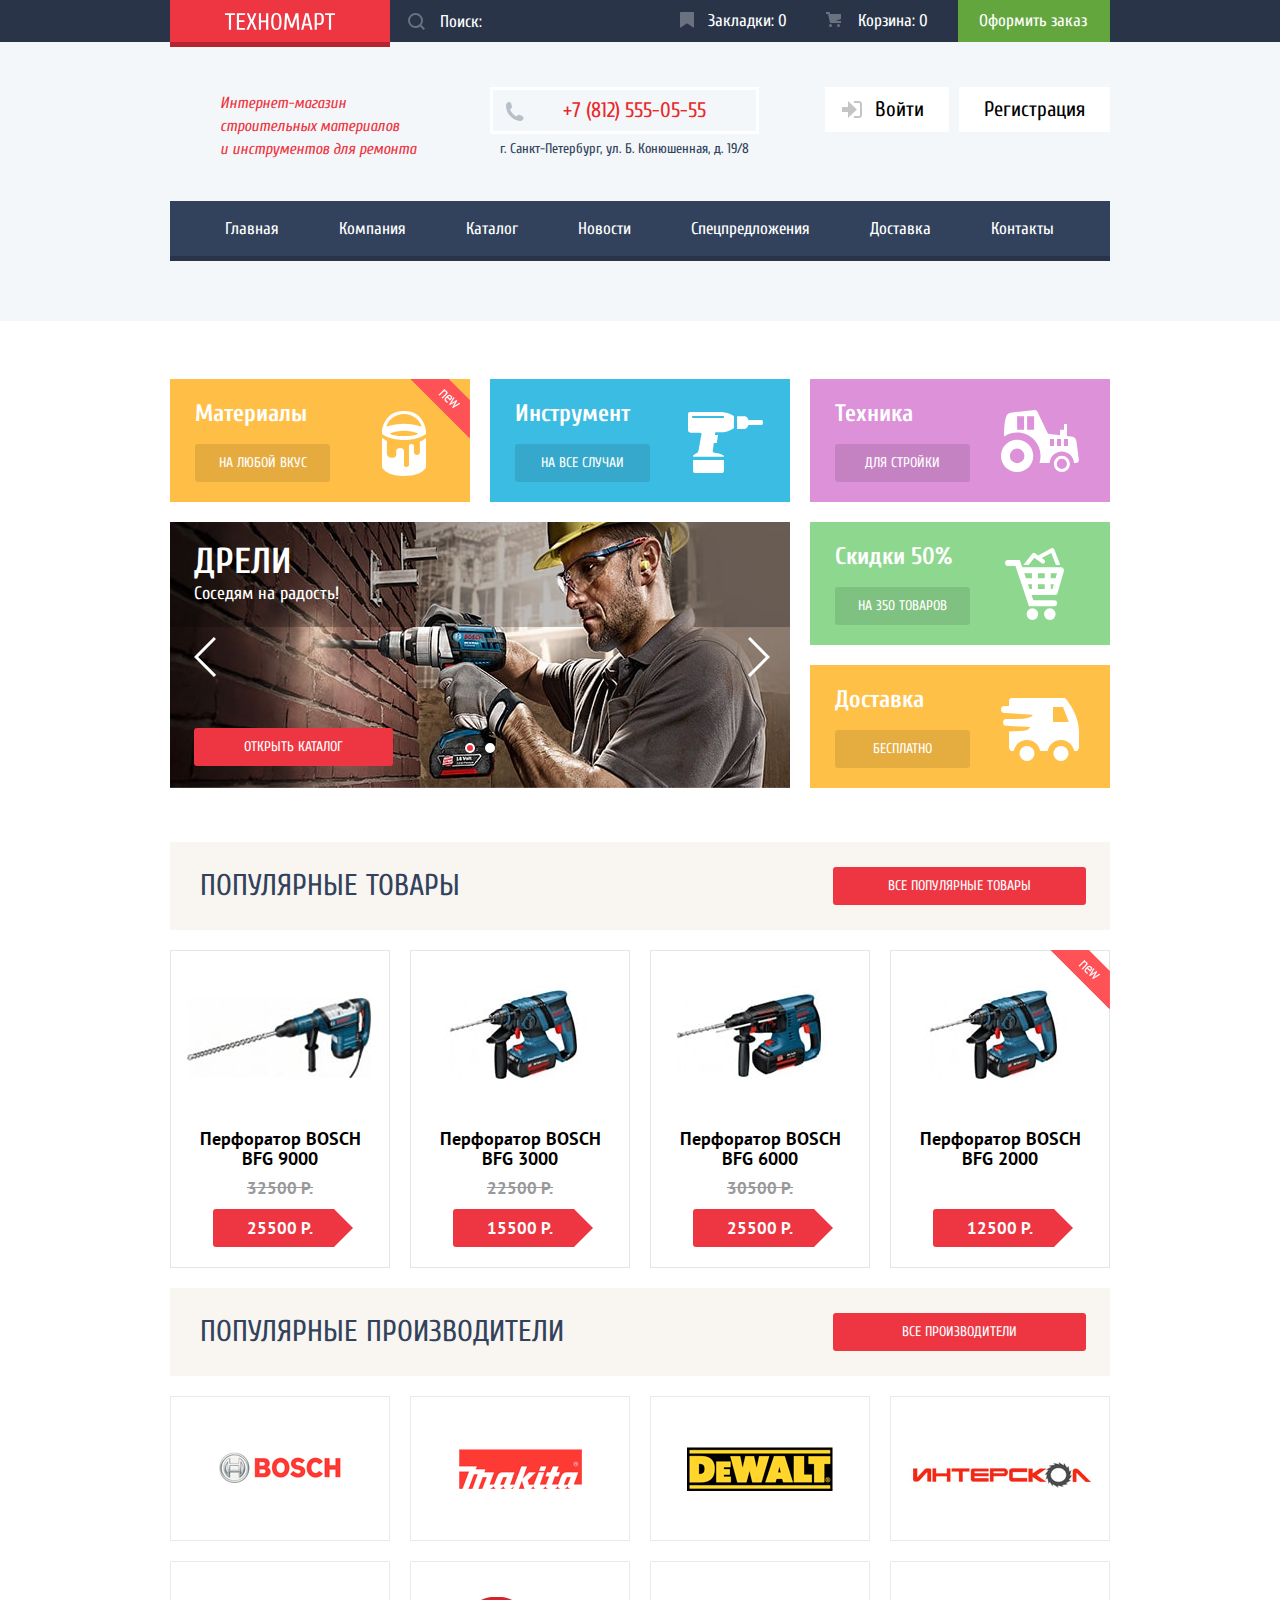
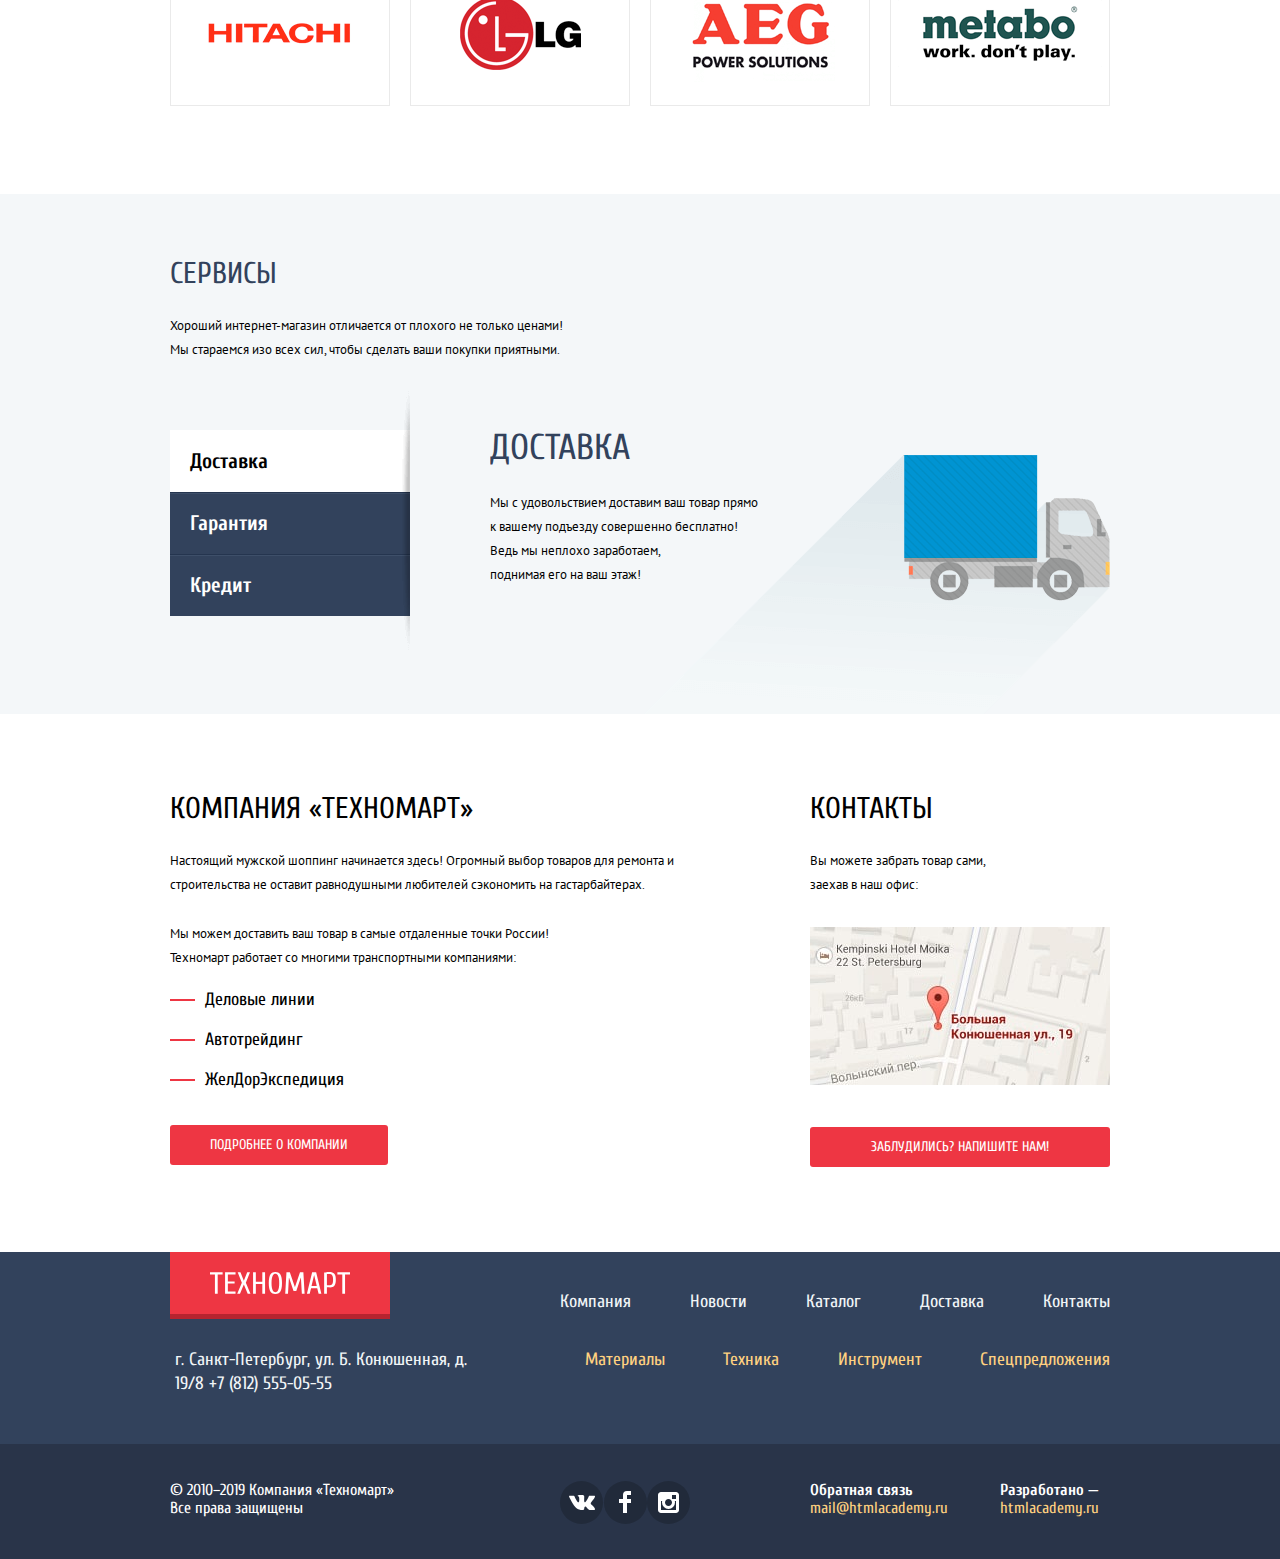
<file: index.html>
<!DOCTYPE html>
<html lang="ru">
<head>
  <meta charset="utf-8">
  <title>HTML Academy: Техномарт</title>
  <link href="https://fonts.googleapis.com/css?family=Cuprum:400,400i,700&amp;subset=cyrillic" rel="stylesheet">
  <link href="https://fonts.googleapis.com/css?family=PT+Sans:400,700&amp;subset=cyrillic" rel="stylesheet">
  <link rel="stylesheet" href="css/normalize.css">
  <link rel="stylesheet" href="css/style.min.css">
</head>
<body>

<header class="main-header">
  <div class="header-top">
    <div class="container  wrapper">
      <a class="main-header-logo">
        <img src="img/logo-technomart.svg" width="110" height="18" alt="Логотип Техномарт">
      </a>
      <form class="main-header-search" action="https://echo.htmlacademy.ru" method="get">
        <input class="main-header-search-input" type="search" name="search" placeholder="Поиск:">
        <button class="main-header-search-btn  hidden" type="submit">
          <span class="visually-hidden">Искать</span>
          <svg xmlns="http://www.w3.org/2000/svg" width="17" height="17" viewBox="0 0 17 17">
            <path fill="#ffffff"
                  d="M17 15.586l-3.542-3.542A7.465 7.465 0 0 0 15 7.5 7.5 7.5 0 1 0 7.5 15c1.71 0 3.282-.579 4.544-1.542L15.586 17 17 15.586zM2 7.5C2 4.467 4.467 2 7.5 2 10.532 2 13 4.467 13 7.5c0 3.032-2.468 5.5-5.5 5.5A5.506 5.506 0 0 1 2 7.5z"/>
          </svg>
        </button>
      </form>
      <a class="main-header-link  main-header-bookmarks" href="#">Закладки: 0</a>
      <a class="main-header-link  main-header-cart" href="#">Корзина: 0</a>
      <a class="main-header-order" href="#">Оформить заказ</a>
    </div>
  </div>
  <div class="container  index-rows">
    <div class="header-middle">
      <h1 class="caption">Интернет-магазин строительных материалов и&nbsp;инструментов для ремонта</h1>
      <div class="main-header-contacts">
        <a href="tel:88125550555">+7 (812) 555-05-55</a>
        <address>г. Санкт-Петербург, ул. Б. Конюшенная, д. 19/8</address>
      </div>
      <div class="user-navigation">
        <ul class="user-navigation-list">
          <li>
            <a class="login-link" href="login.html">
              <svg xmlns="http://www.w3.org/2000/svg" width="20" height="17" viewBox="0 0 20 17">
                <path fill="#c5c5c5" d="M14.875 8.5L6 0v6H0v5h6v6z"/>
                <path fill="#c5c5c5"
                      d="M16.986 15.01h-5.027V17h5.027c2.178 0 3.004-1.81 3.029-3.026V3.028C19.99 1.811 19.164 0 16.986 0h-5.027v1.99h5.027c.839 0 .992.681 1.01 1.057v10.904c-.017.376-.171 1.059-1.01 1.059z"/>
              </svg>
              <span>Войти</span>
            </a>
          </li>
          <li>
            <a class="registration-link" href="reg.html">Регистрация</a>
          </li>
        </ul>
      </div>
    </div>
    <nav class="main-navigation">
      <ul class="main-navigation-list">
        <li><a>Главная</a></li>
        <li><a href="about.html">Компания</a></li>
        <li><a href="catalog.html">Каталог</a></li>
        <li><a href="news.html">Новости</a></li>
        <li><a href="special.html">Спецпредложения</a></li>
        <li><a href="delivery.html">Доставка</a></li>
        <li><a href="contacts.html">Контакты</a></li>
      </ul>
    </nav>
  </div>
</header>

<main>
  <div class="container">
    <section class="category">
      <h2 class="visually-hidden">Категории товаров</h2>
      <ul class="category-list">
        <li class="category-item  category-item-materials">
          <div class="label  label-new">новинка</div>
          <h3>Материалы</h3>
          <a class="category-link" href="materials.html">На любой вкус</a>
        </li>
        <li class="category-item  category-item-tools">
          <h3>Инструмент</h3>
          <a class="category-link" href="tools.html">На все случаи</a>
        </li>
        <li class="category-item  category-item-technics">
          <h3>Техника</h3>
          <a class="category-link" href="technics.html">Для стройки</a>
        </li>
      </ul>

      <div class="features">
        <div class="slider">
          <input class="visually-hidden" type="radio" id="btn-1" name="toggle" checked>
          <input class="visually-hidden" type="radio" id="btn-2" name="toggle">
          <div class="slider-controls">
            <label for="btn-1"><span class="visually-hidden">Слайд Дрели</span></label>
            <label for="btn-2"><span class="visually-hidden">Слайд Перфораторы</span></label>
          </div>
          <div class="slider-inner">
            <ul class="slider-slides">
              <li class="slider-item">
                <img src="img/sliders/main-slider-01.jpg" width="620" height="266"
                     alt="Слайд 1. Рабочий работает дрелью">
                <h3>Дрели</h3>
                <p>Соседям на радость!</p>
                <a class="btn" href="catalog.html">Открыть каталог</a>
              </li>
              <li class="slider-item">
                <img src="img/sliders/main-slider-02.jpg" width="620" height="266"
                     alt="Слайд 2. Рабочий работает перфоратором">
                <h3>Перфораторы</h3>
                <p>Настоящие мужские игрушки</p>
                <a class="btn" href="catalog.html">Открыть каталог</a>
              </li>
            </ul>
          </div>
          <button class="slide-prev  js-slide-prev" type="button"><span class="visually-hidden">Назад</span></button>
          <button class="slide-next  js-slide-next" type="button"><span class="visually-hidden">Вперёд</span></button>
        </div>
        <ul class="features-list">
          <li class="features-item  features-item-discount">
            <h3>Скидки 50%</h3>
            <a class="features-link" href="materials.html">На 350 товаров</a>
          </li>
          <li class="features-item  features-item-delivery">
            <h3>Доставка</h3>
            <a class="features-link" href="tools.html">Бесплатно</a>
          </li>
        </ul>
      </div>
    </section>

    <section class="popular">
      <h2 class="popular-title  heading">
        <span>Популярные товары</span>
        <a class="btn" href="popular.html">Все популярные товары</a>
      </h2>
      <ul class="product-list">
        <li class="product-item">
          <div class="product-item-image">
            <img src="img/perforator-03.jpg" width="218" height="170" alt="Перфоратор BOSCH BFG 9000">
          </div>

          <div class="product-item-links">
            <a class="btn  btn-buy" href="buy.html">Купить</a>
            <a class="btn  btn-bookmark" href="bookmark.html">В закладки</a>
          </div>

          <h3 class="product-title"><a href="product.html">Перфоратор BOSCH BFG 9000</a></h3>

          <p class="old-price">32500 Р.</p>
          <p class="price">25500 Р.</p>
        </li>
        <li class="product-item">
          <div class="product-item-image">
            <img src="img/perforator-01.jpg" width="218" height="170" alt="Перфоратор BOSCH BFG 3000">
          </div>

          <div class="product-item-links">
            <a class="btn  btn-buy" href="buy.html">Купить</a>
            <a class="btn  btn-bookmark" href="bookmark.html">В закладки</a>
          </div>

          <h3 class="product-title"><a href="product.html">Перфоратор BOSCH BFG 3000</a></h3>

          <p class="old-price">22500 Р.</p>
          <p class="price">15500 Р.</p>
        </li>
        <li class="product-item">
          <div class="product-item-image">
            <img src="img/perforator-02.jpg" width="218" height="170" alt="Перфоратор BOSCH BFG 6000">
          </div>

          <div class="product-item-links">
            <a class="btn  btn-buy" href="buy.html">Купить</a>
            <a class="btn  btn-bookmark" href="bookmark.html">В закладки</a>
          </div>

          <h3 class="product-title"><a href="product.html">Перфоратор BOSCH BFG 6000</a></h3>

          <p class="old-price">30500 Р.</p>
          <p class="price">25500 Р.</p>
        </li>
        <li class="product-item">
          <div class="label  label-new">новинка</div>
          <div class="product-item-image">
            <img src="img/perforator-01.jpg" width="218" height="170" alt="Перфоратор BOSCH BFG 2000">
          </div>

          <div class="product-item-links">
            <a class="btn  btn-buy" href="buy.html">Купить</a>
            <a class="btn  btn-bookmark" href="bookmark.html">В закладки</a>
          </div>

          <h3 class="product-title"><a href="product.html">Перфоратор BOSCH BFG 2000</a></h3>
          <p class="old-price  old-price-without"></p>
          <p class="price">12500 Р.</p>
        </li>
      </ul>
    </section>

    <section class="brands">
      <h2 class="brands-title  heading">
        <span>Популярные производители</span>
        <a class="btn" href="popular.html">Все производители</a>
      </h2>
      <ul class="brands-list">
        <li class="brands-item">
          <a href="#">
            <img src="img/brands/bosch.png" width="126" height="37" alt="Логотип Bosch">
          </a>
        </li>
        <li class="brands-item">
          <a href="#">
            <img src="img/brands/makita.png" width="123" height="40" alt="Логотип Makita">
          </a>
        </li>
        <li class="brands-item">
          <a href="#">
            <img src="img/brands/dewalt.png" width="146" height="44" alt="Логотип DeWALT">
          </a>
        </li>
        <li class="brands-item">
          <a href="#">
            <img src="img/brands/interskol.png" width="200" height="88" alt="Логотип Интерскол">
          </a>
        </li>
        <li class="brands-item">
          <a href="#">
            <img src="img/brands/hitachi.png" width="169" height="31" alt="Логотип Hitachi">
          </a>
        </li>
        <li class="brands-item">
          <a href="#">
            <img src="img/brands/lg.png" width="121" height="73" alt="Логотип LG">
          </a>
        </li>
        <li class="brands-item">
          <a href="#">
            <img src="img/brands/aeg.png" width="151" height="96" alt="Логотип AEG">
          </a>
        </li>
        <li class="brands-item">
          <a href="#">
            <img src="img/brands/metabo.png" width="204" height="69" alt="Логотип Metabo">
          </a>
        </li>
      </ul>
    </section>
  </div>

  <section class="services">
    <div class="container">
      <div class="services-text">
        <h2 class="heading">Сервисы</h2>
        <p>Хороший интернет-магазин отличается от плохого не только ценами!
          Мы стараемся изо всех сил, чтобы сделать ваши покупки приятными.</p>
      </div>
      <div class="services-slider">
        <input class="visually-hidden" type="radio" id="services-btn-1" name="services-toggle" checked>
        <input class="visually-hidden" type="radio" id="services-btn-2" name="services-toggle">
        <input class="visually-hidden" type="radio" id="services-btn-3" name="services-toggle">
        <div class="services-slider-controls">
          <label for="services-btn-1">Доставка</label>
          <label for="services-btn-2">Гарантия</label>
          <label for="services-btn-3">Кредит</label>
        </div>
        <div class="services-slider-inner">
          <ul class="services-slider-slides">
            <li class="services-slider-item">
              <div class="services-slide-description">
                <h3>Доставка</h3>
                <p>Мы с удовольствием доставим ваш товар прямо<br>к&nbsp;вашему подъезду совершенно бесплатно! Ведь мы&nbsp;неплохо
                  заработаем,<br>поднимая его на&nbsp;ваш этаж!</p>
              </div>
            </li>
            <li class="services-slider-item">
              <div class="services-slide-description">
                <h3>Гарантия</h3>
                <p>Если купленный у нас товар поломается или заискрит,<br>а&nbsp;также в&nbsp;случае пожара,
                  спровоцированного его
                  возгаранием, вы всегда можете быть уверены в&nbsp;нашей гарантии. Мы обменяем сгоревший товар на&nbsp;новый.<br>
                  Дом уж восстановите как-нибудь сами.</p>
              </div>
            </li>
            <li class="services-slider-item">
              <div class="services-slide-description">
                <h3>Кредит</h3>
                <p>Залезть в&nbsp;долговую яму стало проще!<br> Кредитные консультанты придут вам на&nbsp;помощь.</p>
                <a class="btn" href="#">Отправить заявку</a>
              </div>
            </li>
          </ul>
        </div>
      </div>
    </div>
  </section>

  <div class="container  index-column">
    <section class="about">
      <h2 class="heading">Компания «Техномарт»</h2>
      <p>Настоящий мужской шоппинг начинается здесь! Огромный выбор товаров для ремонта и строительства не оставит
        равнодушными любителей сэкономить на гастарбайтерах.</p>
      <p class="about-small-width">Мы можем доставить ваш товар в самые отдаленные точки России!
        Техномарт работает со многими транспортными компаниями:</p>
      <ul class="marker-list">
        <li>Деловые линии</li>
        <li>Автотрейдинг</li>
        <li>ЖелДорЭкспедиция</li>
      </ul>
      <a class="btn" href="about.html">Подробнее о компании</a>
    </section>
    <section class="contacts">
      <h2 class="heading">Контакты</h2>
      <p>Вы можете забрать товар сами, заехав в наш офис:</p>
      <a class="contacts-map  js-btn-show-modal-map" href="contacts.html">
        <img src="img/map.jpg" width="300" height="158" alt="г. Санкт-Петербург, ул. Б. Конюшенная, д. 19/8">
      </a>
      <a class="btn  js-btn-show-modal-feedback" href="contacts.html">Заблудились? Напишите нам!</a>
    </section>
  </div>
</main>

<footer class="main-footer">
  <div class="container  index-rows">
    <div class="footer-navigation">
      <a class="main-footer-logo">
        <img src="img/logo-technomart.svg" width="140" height="20" alt="Логотип Техномарт">
      </a>
      <ul class="footer-navigation-main">
        <li><a href="about.html">Компания</a></li>
        <li><a href="news.html">Новости</a></li>
        <li><a href="catalog.html">Каталог</a></li>
        <li><a href="delivery.html">Доставка</a></li>
        <li><a href="contacts.html">Контакты</a></li>
      </ul>
    </div>
    <div class="footer-middle-section">
      <address class="footer-address">
        г. Санкт-Петербург, ул. Б. Конюшенная, д. 19/8
        <a href="tel:88125550555">+7 (812) 555-05-55</a>
      </address>
      <ul class="footer-navigation-section">
        <li><a href="materials.html">Материалы</a></li>
        <li><a href="technik.html">Техника</a></li>
        <li><a href="tools.html">Инструмент</a></li>
        <li><a href="special.html">Спецпредложения</a></li>
      </ul>
    </div>
  </div>

  <div class="footer-bottom-section">
    <div class="container  index-column">
      <div class="footer-copyright">
        <p>© 2010–2019 Компания «Техномарт» Все права защищены</p>
      </div>
      <div class="footer-social">
        <ul class="footer-social-list">
          <li>
            <a class="social-links  social-links-vk" href="https://vk.com" target="_blank">
              <span class="visually-hidden">Вконтакте</span>
              <svg xmlns="http://www.w3.org/2000/svg" width="26" height="15" viewBox="0 0 26 15">
                <path fill="#FFF"
                      d="M16.138 11.51c.956-.309 2.18 2.04 3.483 2.939.978.681 1.727.534 1.727.534l3.473-.05s1.815-.112.957-1.554c-.071-.12-.503-1.069-2.585-3.022-2.177-2.043-1.882-1.712.739-5.244 1.597-2.153 2.236-3.468 2.036-4.028-.192-.539-1.365-.399-1.365-.399L20.69.713c-.381.001-.704.119-.851.515-.003.004-.621 1.666-1.445 3.079-1.741 2.989-2.436 3.148-2.724 2.961-.661-.433-.494-1.737-.494-2.664 0-2.897.432-4.105-.846-4.417-.427-.104-.739-.172-1.828-.182-1.392-.021-2.574 0-3.244.329-.445.223-.786.712-.579.74.26.035.843.16 1.155.586.401.552.389 1.789.389 1.789s.229 3.411-.54 3.834c-.528.29-1.25-.302-2.803-3.016-.793-1.388-1.392-2.922-1.392-2.922s-.116-.285-.326-.441c-.25-.185-.6-.244-.6-.244L.848.684S.29.7.085.946c-.182.218-.015.668-.015.668s2.909 6.881 6.203 10.347c3.02 3.182 6.452 2.971 6.452 2.971h1.555s.469-.054.709-.312c.224-.24.214-.691.214-.691s-.031-2.109.935-2.419z"/>
              </svg>
            </a>
          </li>
          <li>
            <a class="social-links  social-links-fb" href="https://facebook.com" target="_blank">
              <span class="visually-hidden">Facebook</span>
              <svg xmlns="http://www.w3.org/2000/svg" width="12" height="22" viewBox="0 0 12 22">
                <path fill="#FFF" d="M12 4V0H8a4 4 0 0 0-4 4v4H0v4h4v10h4V12h4V8H8V4h4z"/>
              </svg>
            </a>
          </li>
          <li>
            <a class="social-links  social-links-insta" href="https://instagram.com" target="_blank">
              <span class="visually-hidden">Instagram</span>
              <svg xmlns="http://www.w3.org/2000/svg" width="21" height="21" viewBox="0 0 21 21">
                <path fill="#FFF"
                      d="M18 0H3C1.35 0 0 1.35 0 3v15c0 1.65 1.35 3 3 3h15c1.65 0 3-1.35 3-3V3c0-1.65-1.35-3-3-3zm-7.5 7c1.93 0 3.5 1.57 3.5 3.5S12.43 14 10.5 14 7 12.43 7 10.5 8.57 7 10.5 7zM18 18H3V9h1.181A6.504 6.504 0 0 0 4 10.5a6.5 6.5 0 1 0 13 0 6.45 6.45 0 0 0-.181-1.5H18v9zm0-11h-4V3h4v4z"/>
              </svg>
            </a>
          </li>
        </ul>
      </div>
      <div class="footer-feedback">
        <b>Обратная связь</b>
        <a href="mailto:mail@htmlacademy.ru">mail@htmlacademy.ru</a>
      </div>
      <div class="footer-develop">
        <b>Разработано —</b>
        <a href="https://htmlacademy.ru/intensive/htmlcss">htmlacademy.ru</a>
      </div>
    </div>
  </div>
</footer>

<section class="modal  modal-feedback">
  <h2 class="visually-hidden">Напишите нам</h2>
  <form class="modal-form" action="https://echo.htmlacademy.ru" method="post">
    <div class="index-column">
      <p class="modal-item  modal-item-input">
        <label for="modal-name">Ваше имя:</label>
        <input id="modal-name" type="text" name="name" placeholder="Имя Фамилия">
      </p>
      <p class="modal-item  modal-item-input">
        <label for="modal-email">Ваш e-mail:</label>
        <input id="modal-email" type="email" name="email" placeholder="email@example.com">
      </p>
    </div>
    <p class="modal-item  modal-item-textarea">
      <label for="modal-text">Текст письма:</label>
      <textarea id="modal-text" name="text" cols="30" rows="5" placeholder="В свободной форме"></textarea>
    </p>
    <div class="wrapper">
      <button class="btn" type="submit">Отправить</button>
    </div>
  </form>
  <button class="modal-close" type="button"><span class="visually-hidden">Закрыть</span></button>
</section>

<section class="modal  modal-map">
  <h2 class="visually-hidden">Как до нас добраться</h2>
  <div class="gmap">
    <iframe
      src="https://www.google.com/maps/embed?pb=!1m18!1m12!1m3!1d1998.6787723929237!2d30.32360529820472!3d59.9374722958001!2m3!1f0!2f0!3f0!3m2!1i1024!2i768!4f13.1!3m3!1m2!1s0x4696310fca145cc1%3A0x42b32648d8238007!2z0JHQvtC70YzRiNCw0Y8g0JrQvtC90Y7RiNC10L3QvdCw0Y8g0YPQuy4sIDE5LzgsINCh0LDQvdC60YIt0J_QtdGC0LXRgNCx0YPRgNCzLCAxOTExODY!5e0!3m2!1sru!2sru!4v1551192452281"
      width="940" height="450" allowfullscreen></iframe>
  </div>
  <button class="modal-close" type="button"><span class="visually-hidden">Закрыть</span></button>
</section>

<section class="modal  modal-added-product">
  <h2>Товар добавлен в корзину!</h2>
  <div class="wrapper">
    <a class="btn  btn-red" href="order.html">Оформить заказ</a>
    <a class="btn  btn-white" href="products.html">Продолжить покупки</a>
  </div>
  <button class="modal-close" type="button"><span class="visually-hidden">Закрыть</span></button>
</section>

<!-- JavaScripts -->
<script src="js/script.min.js"></script>
</body>
</html>
</file>
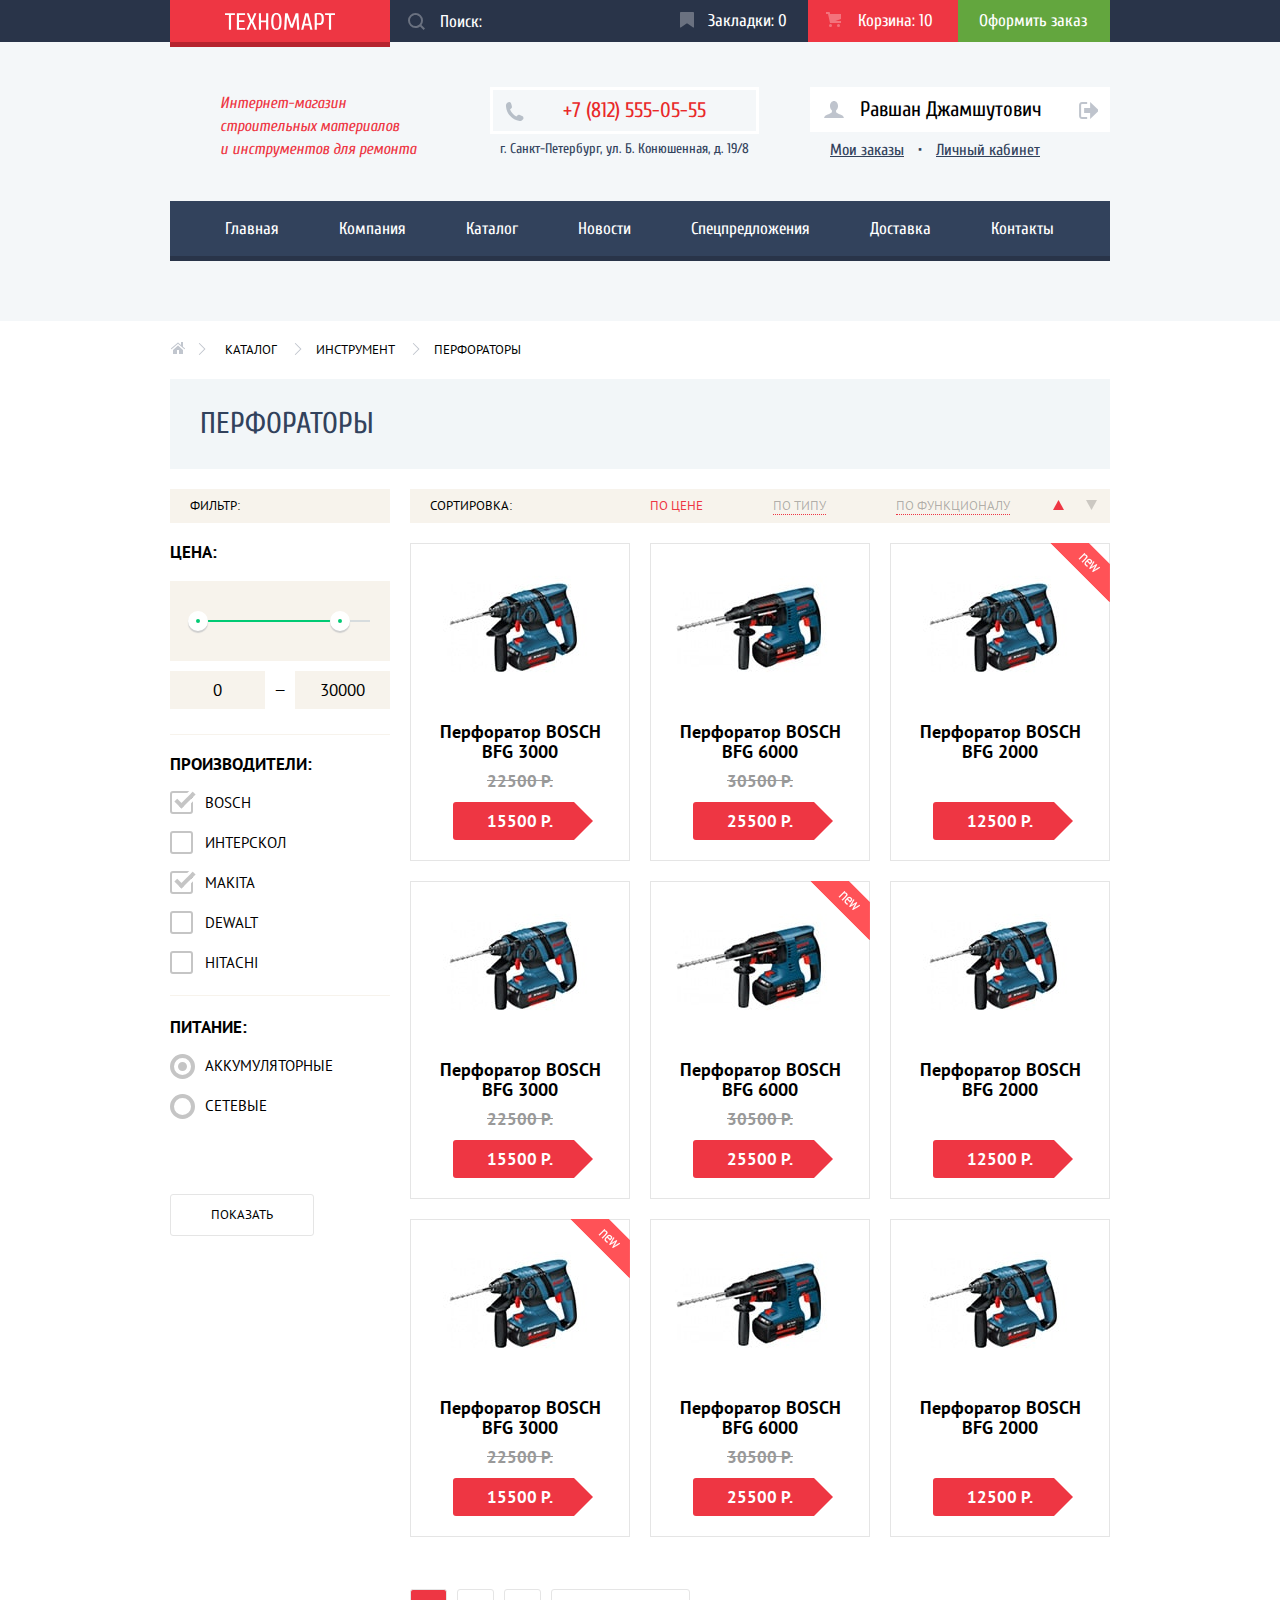
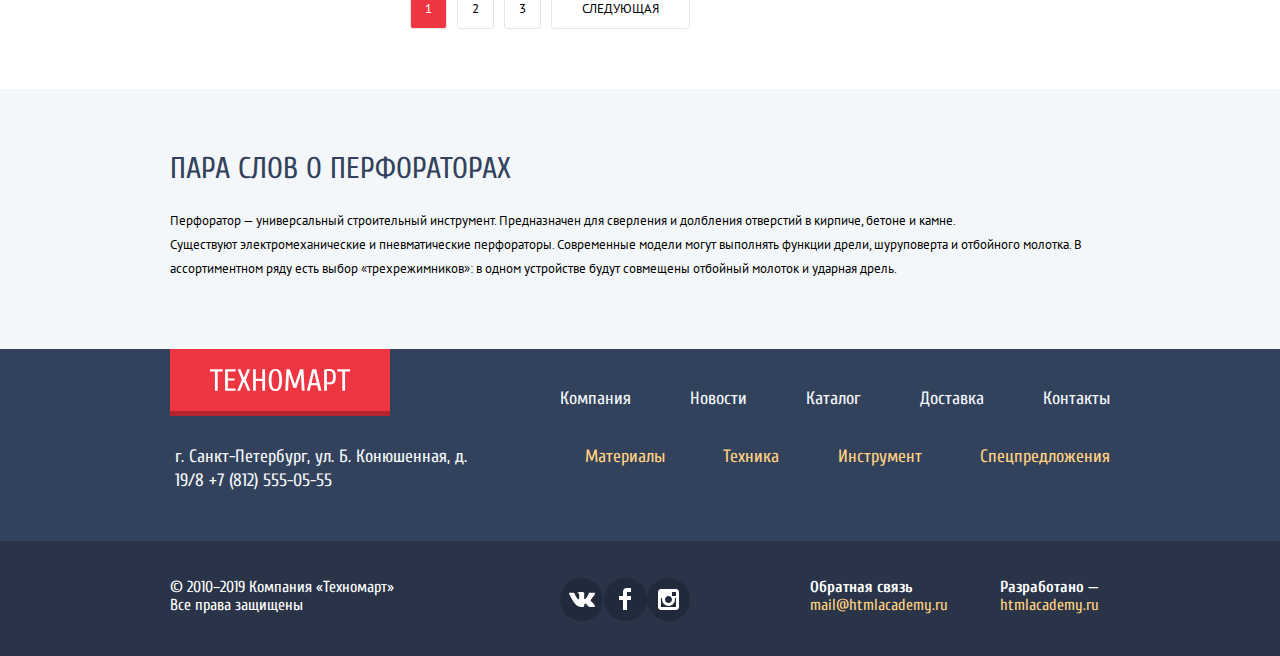
<file: catalog.html>
<!DOCTYPE html>
<html lang="ru">
<head>
  <meta charset="utf-8">
  <title>HTML Academy: Техномарт. Каталог</title>
  <link href="https://fonts.googleapis.com/css?family=Cuprum:400,400i,700&amp;subset=cyrillic" rel="stylesheet">
  <link href="https://fonts.googleapis.com/css?family=PT+Sans:400,700&amp;subset=cyrillic" rel="stylesheet">
  <link rel="stylesheet" href="css/normalize.css">
  <link rel="stylesheet" href="css/style.min.css">
</head>

<body class="inner-page">
<header class="main-header">
  <div class="header-top">
    <div class="container  wrapper">
      <a class="main-header-logo" href="index.html">
        <img src="img/logo-technomart.svg" width="110" height="18" alt="Логотип Техномарт">
      </a>
      <form class="main-header-search" action="https://echo.htmlacademy.ru" method="get">
        <input class="main-header-search-input" type="search" name="search" placeholder="Поиск:">
        <button class="main-header-search-btn  hidden" type="submit">
          <span class="visually-hidden">Искать</span>
          <svg xmlns="http://www.w3.org/2000/svg" width="17" height="17" viewBox="0 0 17 17">
            <path fill="#ffffff"
                  d="M17 15.586l-3.542-3.542A7.465 7.465 0 0 0 15 7.5 7.5 7.5 0 1 0 7.5 15c1.71 0 3.282-.579 4.544-1.542L15.586 17 17 15.586zM2 7.5C2 4.467 4.467 2 7.5 2 10.532 2 13 4.467 13 7.5c0 3.032-2.468 5.5-5.5 5.5A5.506 5.506 0 0 1 2 7.5z"/>
          </svg>
        </button>
      </form>
      <a class="main-header-link  main-header-bookmarks" href="#">Закладки: 0</a>
      <a class="main-header-link  main-header-cart  full" href="#">Корзина: 10</a>
      <a class="main-header-order" href="#">Оформить заказ</a>
    </div>
  </div>

  <div class="container  index-rows">
    <div class="header-middle">
      <p class="caption">Интернет-магазин строительных материалов и&nbsp;инструментов для ремонта</p>
      <div class="main-header-contacts">
        <a href="tel:88125550555">+7 (812) 555-05-55</a>
        <address>г. Санкт-Петербург, ул. Б. Конюшенная, д. 19/8</address>
      </div>
      <div class="user-navigation">
        <p class="user-info">
          <a class="user-profile" href="profile.html">Равшан Джамшутович</a>
          <a class="user-exit" href="exit.html">
            <span class="visually-hidden">Выход</span>
          </a>
        </p>
        <p class="user-menu">
          <a href="my-orders.html">Мои заказы</a>
          <a href="account.html">Личный кабинет</a>
        </p>
      </div>
    </div>
    <nav class="main-navigation">
      <ul class="main-navigation-list">
        <li><a href="index.html">Главная</a></li>
        <li><a href="about.html">Компания</a></li>
        <li class="main-navigation-current"><a>Каталог</a></li>
        <li><a href="news.html">Новости</a></li>
        <li><a href="special.html">Спецпредложения</a></li>
        <li><a href="delivery.html">Доставка</a></li>
        <li><a href="contacts.html">Контакты</a></li>
      </ul>
    </nav>
  </div>
</header>

<main>
  <div class="container">
    <div class="breadcrumbs">
      <ul class="breadcrumbs-list">
        <li class="breadcrumbs-main"><a href="index.html"><span class="visually-hidden">Главная</span></a></li>
        <li><a href="#">Каталог</a></li>
        <li><a href="tools.html">Инструмент</a></li>
        <li class="breadcrumbs-current">Перфораторы</li>
      </ul>
    </div>

    <h1 class="page-title">Перфораторы</h1>

    <div class="index-column">
      <section class="filters">
        <h2 class="filter-title">Фильтр:</h2>
        <form class="filter" method="get" action="https://echo.htmlacademy.ru">
          <fieldset class="range">
            <legend>Цена:</legend>
            <div class="filter-range">
              <div class="range-controls">
                <div class="scale">
                  <div class="bar"></div>
                </div>
                <div class="range-toggle  range-toggle-min"></div>
                <div class="range-toggle  range-toggle-max"></div>
              </div>
              <div class="price-controls">
                <label class="min-price">
                  <span class="visually-hidden">от</span><input type="text" name="min-price" value="0">
                </label>
                <span>&mdash;</span>
                <label class="max-price">
                  <span class="visually-hidden">до</span><input type="text" name="max-price" value="30000">
                </label>
              </div>
            </div>
          </fieldset>

          <fieldset class="filter-brands">
            <legend>Производители:</legend>
            <ul class="filter-list">
              <li class="filter-option">
                <input class="visually-hidden  filter-input  filter-input-checkbox" type="checkbox" name="bosch"
                       id="bosch"
                       value="Bosch" checked>
                <label for="bosch">Bosch</label>
              </li>
              <li class="filter-option">
                <input class="visually-hidden  filter-input  filter-input-checkbox" type="checkbox" name="interskol"
                       id="interskol" value="Интерскол">
                <label for="interskol">Интерскол</label>
              </li>
              <li class="filter-option">
                <input class="visually-hidden  filter-input  filter-input-checkbox" type="checkbox" name="makita"
                       id="makita" value="Makita" checked>
                <label for="makita">Makita</label>
              </li>
              <li class="filter-option">
                <input class="visually-hidden  filter-input  filter-input-checkbox" type="checkbox" name="dewalt"
                       id="dewalt" value="Dewalt">
                <label for="dewalt">Dewalt</label>
              </li>
              <li class="filter-option">
                <input class="visually-hidden  filter-input  filter-input-checkbox" type="checkbox" name="hitachi"
                       id="hitachi" value="Hitachi">
                <label for="hitachi">Hitachi</label>
              </li>
            </ul>
          </fieldset>

          <fieldset class="filter-power">
            <legend>Питание:</legend>
            <ul class="filter-list">
              <li class="filter-option">
                <input class="visually-hidden  filter-input  filter-input-radio" type="radio" name="power-group"
                       id="accum"
                       value="Аккумуляторные" checked>
                <label for="accum">Аккумуляторные</label>
              </li>
              <li class="filter-option">
                <input class="visually-hidden  filter-input  filter-input-radio" type="radio" name="power-group"
                       id="power" value="Сетевые">
                <label for="power">Сетевые</label>
              </li>
            </ul>
          </fieldset>

          <button class="btn  btn-filter" type="submit">Показать</button>
        </form>
      </section>

      <div class="catalog-wrapper">
        <section class="sorting">
          <h2 class="sorting-title">Сортировка:</h2>
          <ul class="sorting-list">
            <li class="sorting-current"><a href="#">По цене</a></li>
            <li><a href="#">По типу</a></li>
            <li><a href="#">По функционалу</a></li>
            <li class="sorting-arrow  asc  sorting-arrow-active">
              <a class="sorting-arrow-link" href="#">
                <span class="visually-hidden">По возрастанию</span>
                <svg xmlns="http://www.w3.org/2000/svg" width="11" height="10" viewBox="0 0 11 10">
                  <path d="M5.5 0L0 10h11z"/>
                </svg>
              </a>
            </li>
            <li class="sorting-arrow  desc">
              <a class="sorting-arrow-link" href="#">
                <span class="visually-hidden">По убыванию</span>
                <svg xmlns="http://www.w3.org/2000/svg" width="11" height="10" viewBox="0 0 11 10">
                  <path fill="#231F20" d="M5.5 10L0 0h11"/>
                </svg>
              </a>
            </li>
          </ul>
        </section>

        <section class="catalog">
          <h2 class="visually-hidden">Список перфораторов</h2>
          <ul class="product-list">
            <li class="product-item">
              <div class="product-item-image">
                <img src="img/perforator-01.jpg" width="218" height="170" alt="Перфоратор BOSCH BFG 3000">
              </div>
              <div class="product-item-links">
                <a class="btn  btn-buy" href="#">Купить</a>
                <a class="btn  btn-bookmark" href="#">В закладки</a>
              </div>
              <h3 class="product-title"><a href="product.html">Перфоратор BOSCH BFG 3000</a></h3>
              <p class="old-price">22500 Р.</p>
              <p class="price">15500 Р.</p>
            </li>
            <li class="product-item">
              <div class="product-item-image">
                <img src="img/perforator-02.jpg" width="218" height="170" alt="Перфоратор BOSCH BFG 6000">
              </div>
              <div class="product-item-links">
                <a class="btn  btn-buy" href="#">Купить</a>
                <a class="btn  btn-bookmark" href="#">В закладки</a>
              </div>
              <h3 class="product-title"><a href="product.html">Перфоратор BOSCH BFG 6000</a></h3>
              <p class="old-price">30500 Р.</p>
              <p class="price">25500 Р.</p>
            </li>
            <li class="product-item">
              <div class="label  label-new">новинка</div>
              <div class="product-item-image">
                <img src="img/perforator-01.jpg" width="218" height="170" alt="Перфоратор BOSCH BFG 2000">
              </div>
              <div class="product-item-links">
                <a class="btn  btn-buy" href="#">Купить</a>
                <a class="btn  btn-bookmark" href="#">В закладки</a>
              </div>
              <h3 class="product-title"><a href="product.html">Перфоратор BOSCH BFG 2000</a></h3>
              <p class="old-price  old-price-without"></p>
              <p class="price">12500 Р.</p>
            </li>
            <li class="product-item">
              <div class="product-item-image">
                <img src="img/perforator-01.jpg" width="218" height="170" alt="Перфоратор BOSCH BFG 3000">
              </div>
              <div class="product-item-links">
                <a class="btn  btn-buy" href="#">Купить</a>
                <a class="btn  btn-bookmark" href="#">В закладки</a>
              </div>
              <h3 class="product-title"><a href="product.html">Перфоратор BOSCH BFG 3000</a></h3>
              <p class="old-price">22500 Р.</p>
              <p class="price">15500 Р.</p>
            </li>
            <li class="product-item">
              <div class="label  label-new">новинка</div>
              <div class="product-item-image">
                <img src="img/perforator-02.jpg" width="218" height="170" alt="Перфоратор BOSCH BFG 6000">
              </div>
              <div class="product-item-links">
                <a class="btn  btn-buy" href="#">Купить</a>
                <a class="btn  btn-bookmark" href="#">В закладки</a>
              </div>
              <h3 class="product-title"><a href="product.html">Перфоратор BOSCH BFG 6000</a></h3>
              <p class="old-price">30500 Р.</p>
              <p class="price">25500 Р.</p>
            </li>
            <li class="product-item  label-new">
              <div class="product-item-image">
                <img src="img/perforator-01.jpg" width="218" height="170" alt="Перфоратор BOSCH BFG 2000">
              </div>
              <div class="product-item-links">
                <a class="btn  btn-buy" href="#">Купить</a>
                <a class="btn  btn-bookmark" href="#">В закладки</a>
              </div>
              <h3 class="product-title"><a href="product.html">Перфоратор BOSCH BFG 2000</a></h3>
              <p class="old-price  old-price-without"></p>
              <p class="price">12500 Р.</p>
            </li>
            <li class="product-item">
              <div class="label  label-new">новинка</div>
              <div class="product-item-image">
                <img src="img/perforator-01.jpg" width="218" height="170" alt="Перфоратор BOSCH BFG 3000">
              </div>
              <div class="product-item-links">
                <a class="btn  btn-buy" href="#">Купить</a>
                <a class="btn  btn-bookmark" href="#">В закладки</a>
              </div>
              <h3 class="product-title"><a href="product.html">Перфоратор BOSCH BFG 3000</a></h3>
              <p class="old-price">22500 Р.</p>
              <p class="price">15500 Р.</p>
            </li>
            <li class="product-item">
              <div class="product-item-image">
                <img src="img/perforator-02.jpg" width="218" height="170" alt="Перфоратор BOSCH BFG 6000">
              </div>
              <div class="product-item-links">
                <a class="btn  btn-buy" href="#">Купить</a>
                <a class="btn  btn-bookmark" href="#">В закладки</a>
              </div>
              <h3 class="product-title"><a href="product.html">Перфоратор BOSCH BFG 6000</a></h3>
              <p class="old-price">30500 Р.</p>
              <p class="price">25500 Р.</p>
            </li>
            <li class="product-item  label-new">
              <div class="product-item-image">
                <img src="img/perforator-01.jpg" width="218" height="170" alt="Перфоратор BOSCH BFG 2000">
              </div>
              <div class="product-item-links">
                <a class="btn  btn-buy" href="#">Купить</a>
                <a class="btn  btn-bookmark" href="#">В закладки</a>
              </div>
              <h3 class="product-title"><a href="product.html">Перфоратор BOSCH BFG 2000</a></h3>
              <p class="old-price  old-price-without"></p>
              <p class="price">12500 Р.</p>
            </li>
          </ul>
          <ul class="pagination-list">
            <li class="pagination-item  pagination-item-current">1</li>
            <li class="pagination-item"><a href="#">2</a></li>
            <li class="pagination-item"><a href="#">3</a></li>
            <li class="pagination-item"><a href="#">Следующая</a></li>
          </ul>
        </section>
      </div>
    </div>
  </div>

  <section class="description">
    <div class="container">
      <h2 class="heading">Пара слов о перфораторах</h2>
      <p>Перфоратор — универсальный строительный инструмент. Предназначен для сверления и долбления отверстий в кирпиче,
        бетоне и камне.<br> Существуют электромеханические и пневматические перфораторы. Современные модели могут
        выполнять
        функции дрели, шуруповерта и отбойного молотка. В ассортиментном ряду есть выбор «трехрежимников»: в одном
        устройстве будут совмещены отбойный молоток и ударная дрель.</p>
    </div>
  </section>
</main>

<footer class="main-footer">
  <div class="container  index-rows">
    <div class="footer-navigation">
      <a class="main-footer-logo" href="index.html">
        <img src="img/logo-technomart.svg" width="140" height="20" alt="Логотип Техномарт">
      </a>
      <ul class="footer-navigation-main">
        <li><a href="about.html">Компания</a></li>
        <li><a href="news.html">Новости</a></li>
        <li><a href="catalog.html">Каталог</a></li>
        <li><a href="delivery.html">Доставка</a></li>
        <li><a href="contacts.html">Контакты</a></li>
      </ul>
    </div>
    <div class="footer-middle-section">
      <address class="footer-address">
        г. Санкт-Петербург, ул. Б. Конюшенная, д. 19/8
        <a href="tel:88125550555">+7 (812) 555-05-55</a>
      </address>
      <ul class="footer-navigation-section">
        <li><a href="materials.html">Материалы</a></li>
        <li><a href="technik.html">Техника</a></li>
        <li><a href="tools.html">Инструмент</a></li>
        <li><a href="special.html">Спецпредложения</a></li>
      </ul>
    </div>
  </div>

  <div class="footer-bottom-section">
    <div class="container  index-column">
      <div class="footer-copyright">
        <p>
          © 2010–2019 Компания «Техномарт»
          Все права защищены
        </p>
      </div>
      <div class="footer-social">
        <ul class="footer-social-list">
          <li>
            <a class="social-links  social-links-vk" href="https://vk.com" target="_blank">
              <span class="visually-hidden">Вконтакте</span>
              <svg xmlns="http://www.w3.org/2000/svg" width="26" height="15" viewBox="0 0 26 15">
                <path fill="#FFF"
                      d="M16.138 11.51c.956-.309 2.18 2.04 3.483 2.939.978.681 1.727.534 1.727.534l3.473-.05s1.815-.112.957-1.554c-.071-.12-.503-1.069-2.585-3.022-2.177-2.043-1.882-1.712.739-5.244 1.597-2.153 2.236-3.468 2.036-4.028-.192-.539-1.365-.399-1.365-.399L20.69.713c-.381.001-.704.119-.851.515-.003.004-.621 1.666-1.445 3.079-1.741 2.989-2.436 3.148-2.724 2.961-.661-.433-.494-1.737-.494-2.664 0-2.897.432-4.105-.846-4.417-.427-.104-.739-.172-1.828-.182-1.392-.021-2.574 0-3.244.329-.445.223-.786.712-.579.74.26.035.843.16 1.155.586.401.552.389 1.789.389 1.789s.229 3.411-.54 3.834c-.528.29-1.25-.302-2.803-3.016-.793-1.388-1.392-2.922-1.392-2.922s-.116-.285-.326-.441c-.25-.185-.6-.244-.6-.244L.848.684S.29.7.085.946c-.182.218-.015.668-.015.668s2.909 6.881 6.203 10.347c3.02 3.182 6.452 2.971 6.452 2.971h1.555s.469-.054.709-.312c.224-.24.214-.691.214-.691s-.031-2.109.935-2.419z"/>
              </svg>
            </a>
          </li>
          <li>
            <a class="social-links  social-links-fb" href="https://facebook.com" target="_blank">
              <span class="visually-hidden">Facebook</span>
              <svg xmlns="http://www.w3.org/2000/svg" width="12" height="22" viewBox="0 0 12 22">
                <path fill="#FFF" d="M12 4V0H8a4 4 0 0 0-4 4v4H0v4h4v10h4V12h4V8H8V4h4z"/>
              </svg>
            </a>
          </li>
          <li>
            <a class="social-links  social-links-insta" href="https://instagram.com" target="_blank">
              <span class="visually-hidden">Instagram</span>
              <svg xmlns="http://www.w3.org/2000/svg" width="21" height="21" viewBox="0 0 21 21">
                <path fill="#FFF"
                      d="M18 0H3C1.35 0 0 1.35 0 3v15c0 1.65 1.35 3 3 3h15c1.65 0 3-1.35 3-3V3c0-1.65-1.35-3-3-3zm-7.5 7c1.93 0 3.5 1.57 3.5 3.5S12.43 14 10.5 14 7 12.43 7 10.5 8.57 7 10.5 7zM18 18H3V9h1.181A6.504 6.504 0 0 0 4 10.5a6.5 6.5 0 1 0 13 0 6.45 6.45 0 0 0-.181-1.5H18v9zm0-11h-4V3h4v4z"/>
              </svg>
            </a>
          </li>
        </ul>
      </div>
      <div class="footer-feedback">
        <b>Обратная связь</b>
        <a href="mailto:mail@htmlacademy.ru">mail@htmlacademy.ru</a>
      </div>
      <div class="footer-develop">
        <b>Разработано —</b>
        <a href="https://htmlacademy.ru/intensive/htmlcss">htmlacademy.ru</a>
      </div>
    </div>
  </div>
</footer>

<section class="modal  modal-added-product">
  <h2>Товар добавлен в корзину!</h2>
  <div class="wrapper">
    <a class="btn  btn-red" href="order.html">Оформить заказ</a>
    <a class="btn  btn-white" href="products.html">Продолжить покупки</a>
  </div>
  <button class="modal-close" type="button"><span class="visually-hidden">Закрыть</span></button>
</section>

<script src="js/script-catalog.min.js"></script>
</body>
</html>
</file>
<file: css/style.min.css>
@charset "UTF-8";@keyframes bounce{0%{transform:translate(-50%,-500%)}70%{transform:translate(-50%,-30%)}90%{transform:translate(-50%,-60%)}to{transform:translate(-50%,-50%)}}@keyframes slideUp{0%{transform:translate(-50%,-50%)}80%{transform:translate(-50%,-60%)}to{transform:translate(-50%,-500%)}}@keyframes shake{0%,to{transform:translate(-50%,-50%)}10%,30%,50%,70%,90%{transform:translate(-48%,-50%)}20%,40%,60%,80%{transform:translate(-52%,-50%)}}html{box-sizing:border-box}*,::after,::before{box-sizing:inherit}body{margin:0;font-family:"Cuprum",Arial,sans-serif;font-size:17px;font-weight:400;line-height:24px;color:#000}a{text-decoration:none}img{max-width:100%;height:auto}.visually-hidden:not(:focus):not(:active),input[type=checkbox].visually-hidden,input[type=radio].visually-hidden{position:absolute;width:1px;height:1px;margin:-1px;padding:0;border:0;white-space:nowrap;clip-path:inset(100%);clip:rect(0 0 0 0);overflow:hidden}.container{width:960px;margin:0 auto;padding:0 10px}.btn,.heading{text-transform:uppercase}.heading{font-family:"Cuprum",Arial,sans-serif;font-weight:400;font-size:30px;line-height:30px;color:#32425c}.about p,.contacts p,.services p{margin:0 0 25px;font-family:"PT Sans",Arial,sans-serif;font-size:13px;font-weight:400;line-height:24px;letter-spacing:normal}.btn{display:inline-block;padding:11px 40px;font-size:14px;line-height:18px;color:#fff;text-align:center;vertical-align:top;background-color:#ee3643;border:0;border-radius:3px;cursor:pointer}.btn:focus,.btn:hover{background-color:#ca2c37;outline:0}.btn:active{background-color:#ba2732}.btn-filter{font-size:13px;color:#000;background-color:#fff;border:1px solid #e5e5e5}.btn-filter:focus,.btn-filter:hover{background-color:transparent;border:1px solid #bdc6ca}.btn-filter:active{background-color:transparent;border:1px solid #ee3643}.btn-bookmark,.btn-buy{position:relative;width:135px;font-family:"Cuprum",Arial,sans-serif}.btn-buy{padding:10px 45px;margin-bottom:7px;box-shadow:inset 0 -3px 0 0 #367315;background-color:#63a63e}.btn-buy::before{content:"";position:absolute;top:10px;left:12px;width:15px;height:15px;background:url(../img/icon-cart.svg) no-repeat 0 0;opacity:.3;transition-duration:.2s}.btn-buy:focus::before,.btn-buy:hover::before{opacity:1;outline:0}.btn-buy:focus,.btn-buy:hover{background-color:#5fbb2d}.btn-buy:active{background-color:#518534}.btn-bookmark{padding:7px 30px;color:#32425c;background-color:#fff;border:3px solid #63a63e}.btn-bookmark:focus,.btn-bookmark:hover{background-color:#fff;border:3px solid #32425c}.btn-bookmark:active{opacity:.3}.btn-white{color:#000;background-color:#fff}.btn-white:focus,.btn-white:hover{color:#fff;background-color:#ee3643}.btn-white:active{background-color:#ba2732}.main-header{margin-bottom:20px;padding-bottom:60px;color:#000;background-color:#f4f7f9}.header-top{min-height:42px;line-height:18px;color:#fff;background-color:#293449}.header-top .container{display:flex;justify-content:space-between;-webkit-box-align:center;-ms-flex-align:center;align-items:center;flex-wrap:wrap}.header-top a{color:inherit}.main-footer-logo,.main-header-logo{text-align:center;background-color:#ee3643;box-shadow:0 5px 0 0 #b6242f;cursor:pointer}.main-header-logo{width:220px;height:42px;padding:13px 0}.main-footer-logo:focus,.main-footer-logo:hover,.main-header-logo:focus,.main-header-logo:hover{background-color:#ca2c37;outline:0}.main-header-search{position:relative;flex-grow:1}.main-header-search-btn{position:absolute;top:12px;left:12px;background:0 0;border:0;opacity:.3;transition-duration:.2s}.main-header-search input{width:100%;height:42px;padding-right:10px;padding-left:50px;color:#fff;background-color:transparent;border:0}.main-header-link:focus::before,.main-header-link:hover::before,.main-header-search-btn:hover,.main-header-search-input:focus+.main-header-search-btn,.main-header-search-input:hover+.main-header-search-btn{opacity:1}.main-header-search-input:active,.main-header-search-input:focus{color:#000;background-color:#fff;outline:0}.main-header-search-input:active+.main-header-search-btn path,.main-header-search-input:focus+.main-header-search-btn path{fill:red;opacity:1}.main-header-search input::placeholder{color:#fff}.main-header-link{position:relative;min-width:150px;padding:12px 0 12px 50px}.main-header-link:focus{outline:0}.main-header-link::before{content:"";position:absolute;top:12px;left:18px;width:15px;height:15px;opacity:.3;transition-duration:.2s}.main-header-link:active::before{opacity:.5}.main-header-bookmarks::before{left:22px;width:14px;height:16px;background:url(../img/icon-bookmark.svg) no-repeat 0 0}.main-header-cart::before{background:url(../img/icon-cart.svg) no-repeat 0 0}.main-header-link:active{color:rgba(255,255,255,.6)}.main-header-link.full{background-color:#ee3643}.main-header-order{padding:12px 23px 12px 21px;color:#fff;background-color:#63a63e}.main-header-order:focus,.main-header-order:hover{background-color:#5fbb2d;outline:0}.main-header-order:active{background-color:#518534}.header-middle{padding:45px 0 40px}.header-middle,.main-navigation-list{display:flex;flex-wrap:wrap}.header-middle{justify-content:space-between}.header-middle>*{width:300px}.header-middle .caption{margin:0;padding:5px 40px 0 50px;font-size:16px;font-weight:400;font-style:italic;line-height:23px;color:#ee3643}.main-header-contacts a{position:relative;display:inline-block;padding:10px 50px 10px 70px;font-size:21px;line-height:21px;color:#e9292a;vertical-align:top;border:3px solid #fff}.main-header-contacts a::before{content:"";position:absolute;top:12px;left:12px;width:19px;height:19px;background:url(../img/icon-phone.svg) no-repeat 0 0}.main-header-contacts address{padding:3px 0 0 10px;font-size:14px;font-style:normal;line-height:24px;color:#32425c}.user-menu a:focus,.user-menu a:hover,.user-navigation-list a:focus,.user-navigation-list a:hover{color:#ee3643;outline:0}.user-navigation-list{list-style:none}.main-navigation-list{margin:0;list-style:none}.user-info,.user-navigation-list{display:flex;justify-content:flex-end;flex-wrap:wrap;margin:0;padding:0}.user-info{margin:0 0 5px}.user-info a,.user-navigation-list a{display:block;padding:12px 25px;font-size:21px;line-height:21px;color:#000;background-color:#fff}.user-info a:active,.user-navigation a:active{color:rgba(0,0,0,.3)}.user-navigation .login-link{position:relative;margin-right:10px;padding-left:50px}.login-link:focus path,.login-link:hover path{fill:#2f405b}.login-link:active path{fill:#c5c5c5}.login-link svg,.user-exit::before,.user-profile::before{position:absolute;top:14px;left:17px;width:20px;height:17px}.user-info .user-profile{position:relative;min-width:250px;padding:12px 0 12px 50px}.user-exit::before,.user-profile::before{content:"";left:14px;background:url(../img/icon-user.svg) no-repeat 0 0;opacity:.3;transition-duration:.2s}.user-exit::before{top:15px;left:18px;background:url(../img/icon-logout.svg) no-repeat 0 0}.user-exit{position:relative}.sorting-arrow-link:focus path,.sorting-arrow-link:hover path,.user-exit:focus::before,.user-exit:hover::before,.user-profile:focus::before,.user-profile:hover::before{opacity:1}.user-exit:active::before,.user-profile:active::before{opacity:.3}.user-menu{margin:0;padding-left:20px}.user-menu a{position:relative;display:inline-block;font-size:16px;line-height:18px;color:#32425c;vertical-align:middle;text-decoration:underline}.user-menu a:not(:last-of-type)::before{content:"•";position:absolute;top:0;right:10px}.user-menu a:not(:last-of-type){padding-right:28px}.main-navigation{min-height:60px;color:#fff;background-color:#32425c;box-shadow:inset 0 -5px 0 0 #293449}.main-navigation-list{-webkit-box-align:center;-ms-flex-align:center;align-items:center;min-height:55px;padding:0 25px}.main-navigation a:focus,.main-navigation a:hover{background-color:#243147;outline:0}.main-navigation a:active{color:rgba(255,255,255,.5);background-color:#1d2739}.main-navigation-list a{display:inline-block;padding:16px 30px;color:#fff;vertical-align:top}.index-column{display:flex;justify-content:space-between}.category{margin-top:58px}.category-list,.features-list,.filters ul,.slider-slides{margin:0;padding:0;list-style:none}.category-list,.features{display:flex;flex-wrap:wrap}.features{justify-content:space-between;align-items:flex-start;margin-bottom:34px}.category-item,.features-item{position:relative;width:300px;min-height:123px;padding:20px 25px;color:#fff}.features-item{margin-bottom:20px}.category-item{margin:0 20px 20px 0}.category-item:nth-of-type(3n){margin-right:0}.category-item h3,.features-item h3{margin:0 0 15px;font-size:24px;line-height:30px}.category-item a,.features-item a{display:block;width:135px;min-height:38px;padding:12px 0;font-size:14px;line-height:14px;text-align:center;text-transform:uppercase;color:#fff;background-color:rgba(0,0,0,.1);border-radius:3px}.category-item a:focus,.category-item a:hover,.features-item a:focus,.features-item a:hover{background-color:rgba(0,0,0,.2);outline:0}.category-item a:active,.features-item a:active{background-color:rgba(0,0,0,.3)}.category-item-materials{background:#ffbf47 url(../img/icon-1.svg) no-repeat 83% 55%}.category-item-tools{background:#3bbce3 url(../img/icon-2.svg) no-repeat 88% 53%}.category-item-technics{background:#dc91d8 url(../img/icon-3.svg) no-repeat 86% 50%}.features-item-discount{background:#8ed78f url(../img/icon-4.svg) no-repeat 81% 50%}.features-item-delivery{background:#ffc047 url(../img/icon-5.svg) no-repeat 86% 55%}.slider{color:#fff}.slider,.slider-item{position:relative}.slide-next,.slide-prev,.slider-item .btn,.slider-item h3,.slider-item p{position:absolute;margin:0}.slider-controls{position:absolute;left:50%;bottom:36px;z-index:3;transform:translate(-50%,0)}.slider-controls label{display:inline-block;margin:0 3px;width:10px;height:10px;vertical-align:middle;border:2px solid #fff;border-radius:50%;background-color:#fff;box-shadow:0 0 2px rgba(0,0,0,.8);cursor:pointer;transition:background-color .2s}#btn-1:checked~.slider-controls label[for=btn-1],#btn-2:checked~.slider-controls label[for=btn-2]{background-color:#ee3643}#btn-1:checked~.slider-inner .slider-slides{transform:translate(0)}#btn-2:checked~.slider-inner .slider-slides{transform:translate(-620px)}.slider-inner{max-width:620px;overflow:hidden}.slider-slides{display:flex;width:200%}.slider-item img{width:620px;height:266px}.slider-item h3{top:22px;left:24px;font-size:36px;font-weight:700;line-height:36px;text-transform:uppercase}.slider-item p{top:60px;left:24px;font-size:18px;line-height:24px}.slider-item .btn{bottom:29px;left:24px;padding:10px 50px}.slide-next,.slide-prev{top:42%;width:22px;height:40px;background:url(../img/icon-right.svg) no-repeat 0 0;border:0;cursor:pointer}.slide-prev{left:24px;transform:scale(-1,1)}.slide-next{right:20px}.popular{font-family:"PT Sans",Arial,sans-serif}.popular .product-list{margin-bottom:0}.popular .product-item:nth-of-type(3n){margin-right:20px}.popular .product-item:nth-of-type(4n){margin-right:0}.brands-title,.popular-title{display:flex;justify-content:space-between;-webkit-box-align:center;-ms-flex-align:center;align-items:center;flex-wrap:wrap;margin:0 0 20px;padding:25px 24px 25px 30px;background-color:#f9f5f0}.brands-title .btn,.popular-title .btn{width:253px;padding:10px 54px}.brands{margin-bottom:68px}.brands-list{display:flex;flex-wrap:wrap;margin:0;padding:0;list-style:none}.brands-item{width:220px;height:145px;margin:0 20px 20px 0;background-color:#fff;border:1px solid #eaeaea;transition-duration:.2s}.brands-item:nth-of-type(4n){margin-right:0}.brands-item:focus,.brands-item:hover{box-shadow:0 10px 25px 0 rgba(41,52,73,.5);outline:0}.brands-item:active{box-shadow:0 4px 10px 0 rgba(41,52,73,.5);opacity:.3}.brands-item a{display:flex;justify-content:center;-webkit-box-align:center;-ms-flex-align:center;align-items:center;height:100%}.services{margin-bottom:80px;padding:40px 0 0;background-color:#f4f7f9}.services-text{max-width:400px;margin-bottom:68px}.services-slider{display:flex;justify-content:space-between;color:#000}.services h3{margin:0 0 25px;font-size:36px;font-weight:400;line-height:36px;color:#32425c;text-transform:uppercase}.services label{display:block;width:240px;padding:16px 20px;font-size:21px;font-weight:700;line-height:30px;color:#fff;background-color:#32425c;box-shadow:inset 0 1px 0 0 #25354f ,inset 0 2px 0 0 #3e4f69;cursor:pointer}.services label:focus,.services label:hover{background-color:#293449;outline:0}.services-slider-controls{position:relative;margin-right:80px}.services-slider-controls::before{content:"";position:absolute;top:-50px;right:0;width:10px;height:280px;background:url(../img/shadow.png) no-repeat 0 0}#services-btn-1:checked~.services-slider-controls label[for=services-btn-1],#services-btn-2:checked~.services-slider-controls label[for=services-btn-2],#services-btn-3:checked~.services-slider-controls label[for=services-btn-3]{color:#000;background-color:#fff;box-shadow:none}#services-btn-1:checked~.services-slider-inner .services-slider-slides{transform:translate(0)}#services-btn-2:checked~.services-slider-inner .services-slider-slides{transform:translate(-620px)}#services-btn-3:checked~.services-slider-inner .services-slider-slides{transform:translate(-1240px)}.services-slider-inner{width:620px;min-height:284px;overflow:hidden}.services-slider-slides{display:flex;width:300%;height:100%;margin:0;padding:0;list-style:none}.services-slider-item{width:620px;height:100%;background-position:right 25px;background-repeat:no-repeat}.services-slider-item:nth-of-type(1){background-image:url(../img/delivery.png)}.services-slider-item:nth-of-type(2){background-image:url(../img/guarantee.png)}.services-slider-item:nth-of-type(3){background-image:url(../img/credit.png)}.services-slide-description{max-width:375px}.services-slider-item:first-of-type .services-slide-description{max-width:275px}.about,.contacts{padding:0}.about h2,.contacts h2{margin:0 0 25px;color:#000}.about{width:540px}.about>p:last-of-type{margin-bottom:20px}.about-small-width{max-width:390px}.marker-list{margin:0 0 35px;padding:0;list-style:none}.marker-list li{position:relative;margin-bottom:20px;padding-left:35px;font-size:18px;line-height:20px}.marker-list li::before{content:"";position:absolute;top:50%;left:0;width:25px;height:2px;background-color:#ee3643;transform:translate(0,-50%)}.contacts{width:300px}.contacts p{max-width:180px;margin-bottom:30px}.contacts .btn{width:100%;margin-top:35px}.inner-page main{font-family:"PT Sans",Arial,sans-serif;text-transform:uppercase}.page-title{margin:0 0 20px;padding:30px;font-family:"Cuprum",Arial,sans-serif;font-size:30px;font-weight:400;line-height:30px;color:#32425c;background-color:#f2f6f8}.breadcrumbs{padding:0 25px 20px 0;font-size:13px;line-height:18px}.breadcrumbs-list{display:flex;flex-wrap:wrap;margin:0;padding:0;list-style:none}.breadcrumbs-list li:not(:last-of-type){position:relative;margin-right:14px;padding-right:25px}.breadcrumbs-list li:not(:last-of-type)::after{content:"";position:absolute;top:2px;right:0;width:8px;height:12px;background:url(../img/icon-right-small.svg) no-repeat 0 0}.breadcrumbs-list li:first-of-type::after{right:5px}.breadcrumbs-main a{display:inline-block;width:16px;height:13px;margin-top:1px;vertical-align:top;background:url(../img/icon-home.svg) no-repeat 0 0}.breadcrumbs a{color:#000}.filters{width:220px;margin-right:20px;font-size:15px;line-height:20px}.filter-title{padding:8px 20px}.filter-title,.sorting{margin:0 0 20px;font-size:13px;font-weight:400;line-height:18px;background-color:#f7f3ec}.filters fieldset{margin:0;padding:0;border:0}.filters legend{margin-bottom:20px;font-size:17px;font-weight:700;line-height:18px}.filter-range{margin-bottom:20px;padding-bottom:25px;border-bottom:1px solid #f7f3ec}.range-controls{position:relative;height:80px;margin-bottom:10px;padding:39px 20px 0;background-color:#f7f3ec}.range-controls .scale{height:2px;background:#d7dcde}.range-controls .bar,.range-toggle{width:83%;height:2px;background-color:#00ca74}.range-toggle{position:absolute;top:30px;left:0;width:4px;height:4px;padding:0;border:8px solid #fff;border-radius:50%;box-shadow:0 2px 1px 0 #cfcfcf;box-sizing:content-box;cursor:pointer}.range-toggle-min{left:18px}.range-toggle-max{left:160px}.price-controls{display:flex;justify-content:space-between;-webkit-box-align:center;-ms-flex-align:center;align-items:center}.price-controls input{width:95px;padding:10px;font-family:"PT Sans",Arial,sans-serif;font-size:17px;text-align:center;line-height:18px;color:#000;background-color:#f7f3ec;border:0}.filters .filter-brands{margin-bottom:22px;padding-bottom:2px;border-bottom:1px solid #f7f3ec}.filter-option{display:flex;margin-bottom:20px}.filter-option label{position:relative;padding-left:35px;cursor:pointer}.filter-option label::after,.filter-option label::before{content:"";position:absolute;top:-2px;left:0;z-index:1;width:23px;height:23px;border:2px solid #c5c5c5}.filter-option label::after{opacity:0;transition-duration:.25s;transition-timing-function:ease-in-out}.filter-input:checked+label::after{opacity:1}.filter-input:disabled+label,.filter-input:disabled+label::before{opacity:.4}.filter-input:focus+label::before,.filter-input:hover+label::before{border-color:#b5b5b5}.filter-input-checkbox+label::before{border-radius:3px}.filter-input-checkbox+label::after{top:0;left:5px;z-index:2;width:20px;height:10px;border:4px solid #c5c5c5;border-radius:0;border-top-width:0;border-right-width:0;box-shadow:2px 2px 0 1px #fff,inset -1px -2px 0 1px #fff;transform:rotate(-45deg)}.filters .filter-power{margin-bottom:58px}.filter-input-radio+label::before{width:25px;height:25px;border-width:4px;border-radius:50%}.filter-input-radio+label::after{top:6px;left:8px;width:9px;height:9px;background-color:#c5c5c5;border-radius:50%}.sorting{padding:8px 10px 8px 20px}.sorting,.sorting-list{display:flex;-webkit-box-align:center;-ms-flex-align:center;align-items:center;flex-wrap:wrap}.sorting-title{min-width:220px;margin:0;font:inherit}.sorting-list{margin:0;padding:0;list-style:none}.sorting-list li:not(:last-of-type){margin-right:70px}.sorting-list li:nth-of-type(3){margin-right:43px}.sorting-list li:nth-of-type(4){margin-right:22px}.sorting-list a{color:rgba(0,0,0,.3);border-bottom:1px dotted #ee3643}.sorting-list a:focus,.sorting-list a:hover{color:#000;border-bottom-style:solid;outline:0}.sorting-current a,.sorting-current a:focus,.sorting-current a:hover,.sorting-list a:active{color:#ee3643;border-bottom:none}.sorting-list .sorting-arrow{width:11px}.sorting-arrow path{fill:#231f20;opacity:.2}.sorting-arrow a,.sorting-arrow a:focus,.sorting-arrow a:hover{border-bottom:none}.sorting-arrow-active path{fill:#ee3643;opacity:1}.catalog{width:700px;margin-bottom:60px}.product-list{display:flex;flex-wrap:wrap;margin:0 0 32px;padding:0;list-style:none}.product-item{position:relative;width:220px;margin:0 20px 20px 0;text-align:center;line-height:18px;background-color:#fff;border:1px solid #e5e5e5;transition-duration:.2s}.product-item:nth-of-type(3n){margin-right:0}.product-item:focus,.product-item:hover{box-shadow:0 10px 25px 0 rgba(41,52,73,.5)}.category-item .label,.product-item .label{position:absolute;top:-1px;right:-1px;z-index:20;width:60px;height:60px;text-indent:-1000px;overflow:hidden}.category-item .label{top:0;right:0}.category-item .label-new,.product-item .label-new{background:url(../img/new-flag.png) no-repeat 0 0}.product-item-image{width:218px;height:168px;margin-bottom:10px}.product-item-links{position:absolute;top:0;left:0;display:none;width:218px;padding:40px 0;background-color:#fff;z-index:10}.product-item:hover .product-item-links{display:block}.product-title{margin:0 0 10px;padding:0 25px;font-size:18px;line-height:20px}.product-title a{color:#000;text-transform:none}.old-price{margin:0 0 12px;font-weight:700;color:#999;text-decoration:line-through}.old-price-without{min-height:18px}.price{position:relative;width:135px;margin:auto auto 20px;padding:10px 30px;font-weight:700;color:#fff;background-color:#ee3643;border-radius:3px}.price::after{content:"";position:absolute;top:0;right:-24px;width:0;height:0;border:19px solid #fff;border-left-color:#ee3643}.pagination-list{display:flex;flex-wrap:wrap;margin:0;padding:0;font-size:13px;line-height:18px;list-style:none}.pagination-item a{color:#000}.pagination-item a,.pagination-item-current{display:inline-block;padding:10px 14px;vertical-align:top;border:1px solid #e5e5e5;border-radius:3px}.pagination-item:not(:last-of-type){margin-right:10px}.pagination-item:last-of-type a{padding:10px 30px}.pagination-item-current{color:#fff;background-color:#ee3643}.pagination-item a:focus,.pagination-item a:hover{border:1px solid #bdc6ca;outline:0}.pagination-item a:active{color:#000;border:1px solid #ee3643}.description{padding:40px 0 55px;background-color:#f4f7f9}.description p{font-size:13px;line-height:24px;text-transform:none}.inner-page .main-footer{margin-top:0}.main-footer .index-rows{font-size:18px}.main-footer{margin-top:85px;background-color:#32425c}.main-footer,.main-footer a{color:#f1f5f7}.main-footer a:focus,.main-footer a:hover{text-decoration:underline;outline:0}.main-footer a:active{opacity:.5;text-decoration:none}.main-footer ul{margin:0;list-style:none}.main-footer-logo{width:220px;height:62px;padding:20px 0}.footer-middle-section,.footer-navigation{display:flex;justify-content:space-between}.footer-middle-section{padding:34px 0 48px}.footer-address{max-width:330px;padding-left:5px;font-style:normal}.footer-navigation-main{padding:0}.footer-navigation-main,.footer-navigation-section{display:flex;justify-content:space-between;flex-wrap:wrap;width:550px}.footer-navigation-main{align-self:flex-end}.footer-navigation-section{padding:0 0 0 25px}.footer-navigation-section a{color:#ffd180}.footer-bottom-section{padding:37px 0 35px;font-size:16px;line-height:18px;color:#fff;background-color:#293449}.footer-bottom-section a{color:#fff}.footer-copyright{width:380px;margin-right:10px}.footer-copyright p{max-width:230px;margin:0}.footer-develop,.footer-feedback{width:140px}.footer-social{width:130px}.footer-social-list{display:flex;justify-content:space-between;flex-wrap:wrap;padding:0}.social-links{display:flex;-webkit-box-align:center;-ms-flex-align:center;align-items:center;justify-content:center;width:43px;height:43px;background-color:#212a3a;border-radius:50%}.footer-social a:active,.footer-social a:focus,.footer-social a:hover{background-color:#ee3643;opacity:1}.footer-develop a,.footer-feedback a{color:#ffd180;opacity:1}.footer-develop a:active,.footer-feedback a:active{color:#ee3643;opacity:1}.footer-feedback{margin-right:20px;margin-left:auto}.footer-develop{padding-left:30px}.modal{position:fixed;top:50%;left:50%;z-index:1000;display:none;background-color:#fff;box-shadow:0 20px 40px 0 rgba(0,1,1,.75);transform:translate(-50%,-50%)}.modal label{display:block;padding-bottom:8px;font-size:18px;line-height:18px}.modal input,.modal textarea{width:100%;padding:8px 15px;border:2px solid #d7dcde;border-radius:3px}.modal input::placeholder,.modal textarea::placeholder{font-family:"PT Sans",Arial,sans-serif;font-size:13px;line-height:18px;color:#a9a9a9}.modal input:hover,.modal textarea:hover{border:2px solid #b5b5b5}.modal input:focus,.modal textarea:focus{border:2px solid #ee3643;outline:0}.modal-close{position:absolute;top:17px;right:10px;width:25px;height:25px;padding:0;background-color:transparent;border:0;cursor:pointer}.modal-close::after,.modal-close::before{content:"";position:absolute;top:10px;left:-1px;width:27px;height:4px;background-color:#ee3643;border-radius:1px}.modal-close::before{transform:rotate(45deg)}.modal-close::after{transform:rotate(-45deg)}.modal-added-product,.modal-feedback{width:620px;padding-top:50px;border-top:7px solid #ee3643}.modal-feedback .index-column{padding:0 80px}.modal-feedback input{width:220px}.modal-item{margin:0}.modal-item-input:first-of-type{margin-right:20px}.modal-item-textarea{padding:20px 80px 30px}.modal-item-textarea textarea{resize:vertical}.modal .wrapper{padding:40px 80px;background-color:#f1f1f1}.modal-feedback .btn{width:100%}.modal-map iframe{border:0}.modal-added-product h2{position:relative;margin:0 0 50px;padding:20px 80px 20px 180px;font-size:30px;line-height:30px}.modal-added-product h2::before{content:"";position:absolute;top:50%;left:80px;width:66px;height:67px;background:url(../img/icon-mark.svg) no-repeat 0 0;transform:translate(0,-50%)}.modal-added-product .btn{min-width:220px}.modal-added-product .btn-red{margin-right:15px}.modal-show{display:block;animation-name:bounce;animation-duration:.6s}.modal-hide{animation-name:slideUp;animation-duration:.6s}.modal-error{animation:shake .6s}
</file>
